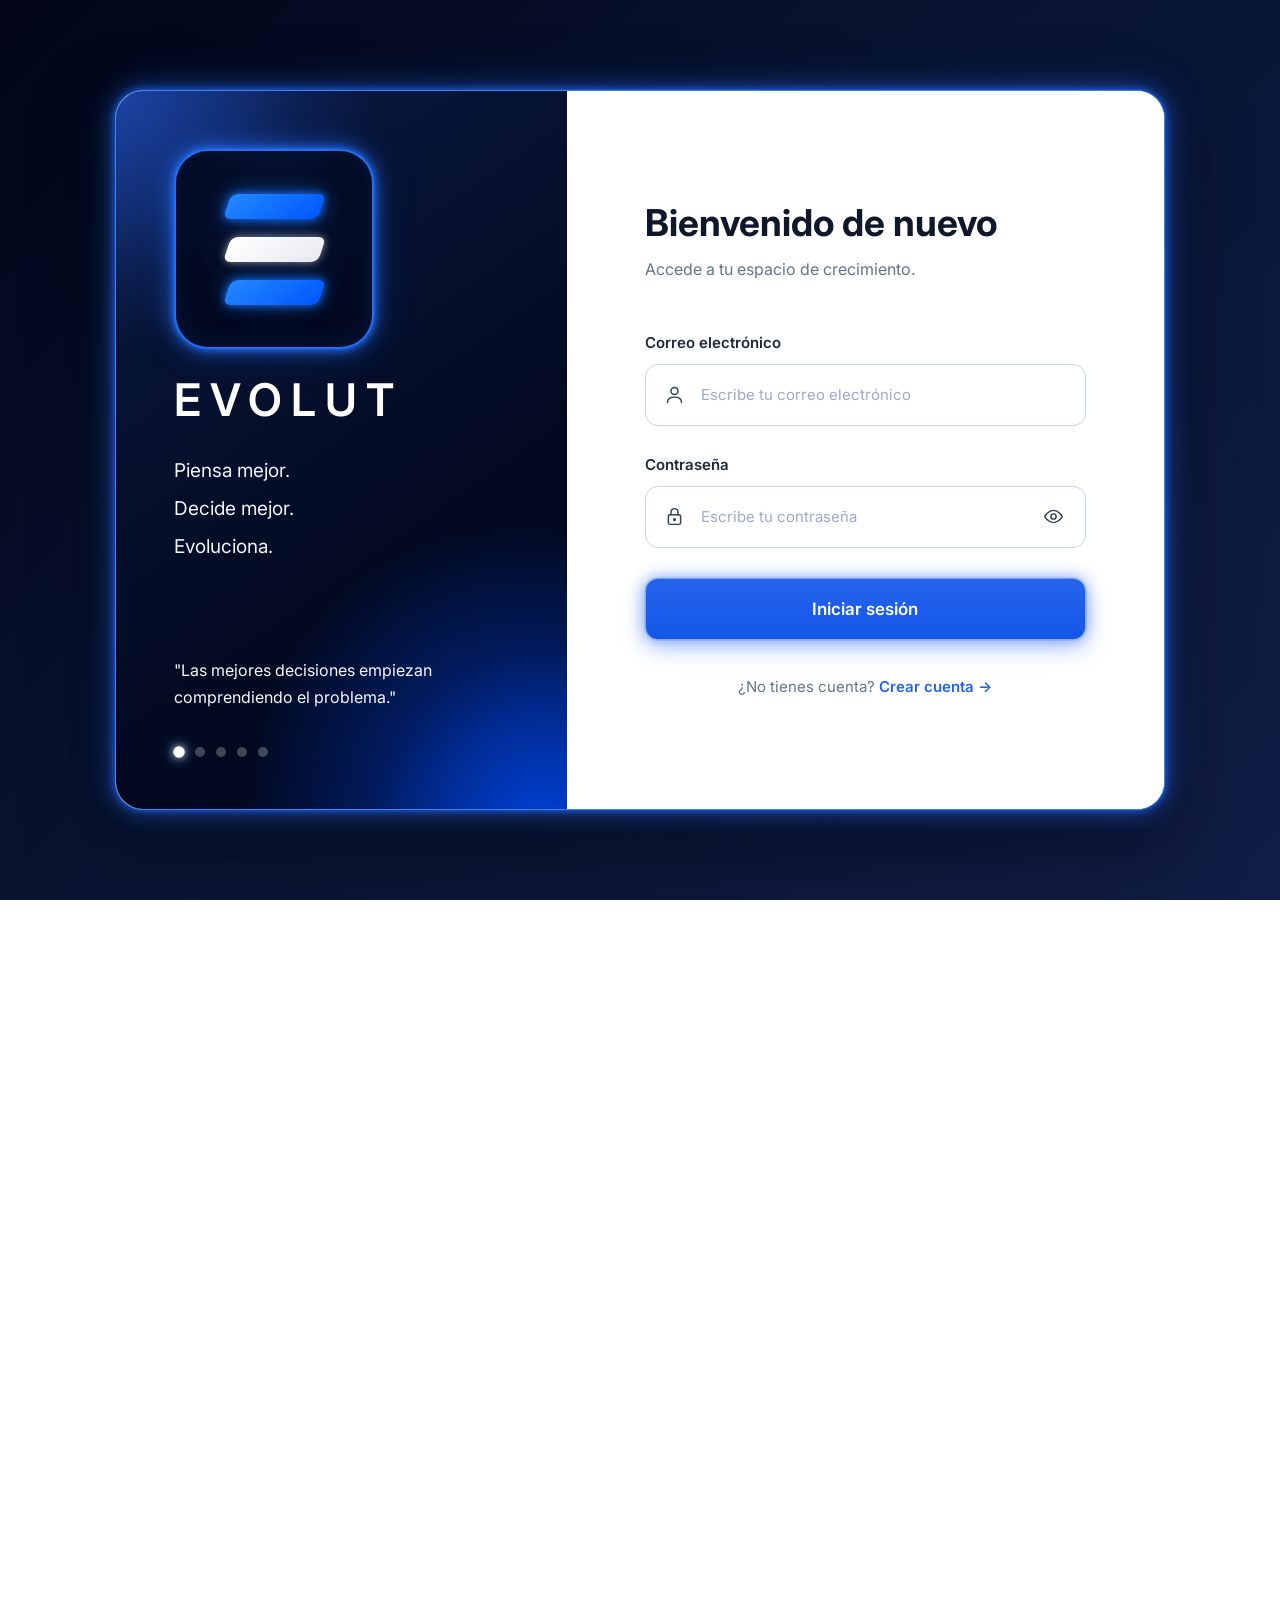
<file: frontend/index.html>
<!DOCTYPE html>
<html lang="es">
<head>
    <meta charset="UTF-8">
    <meta http-equiv="refresh" content="0; url=pages/login.html">
    <title>Evolut</title>
</head>
<body>
    <p>Redirigiendo a Evolut...</p>
</body>
</html>
</file>
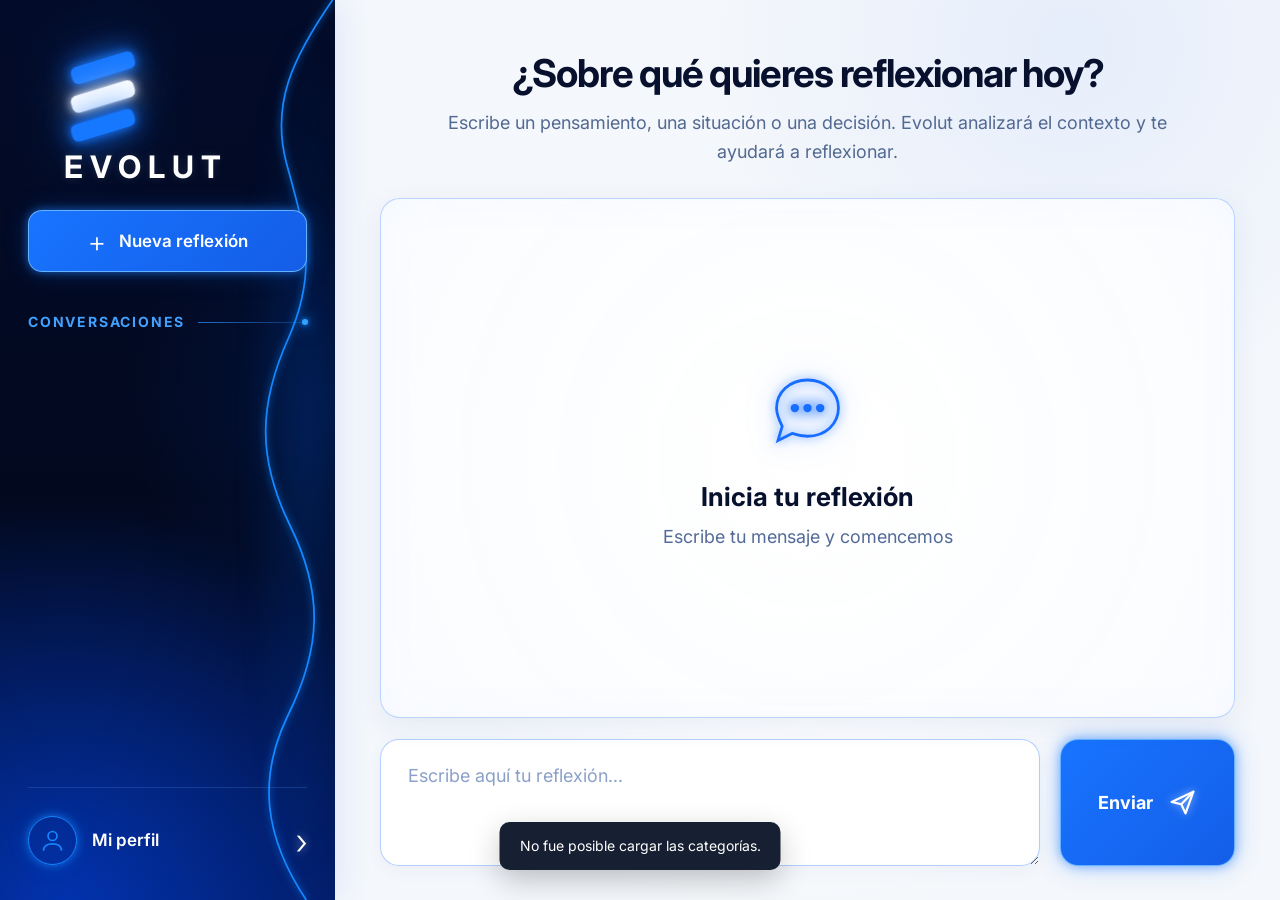
<file: frontend/pages/home.html>
<!DOCTYPE html>
<html lang="es">

<head>

    <meta charset="UTF-8">

    <meta
        name="viewport"
        content="width=device-width, initial-scale=1.0">

    <title>Evolut</title>

    <link rel="stylesheet" href="../css/global.css">
    <link rel="stylesheet" href="../css/components.css">
    <link rel="stylesheet" href="../css/home.css">

</head>


<body>

    <div class="layout">


        <!-- =====================================================
             SIDEBAR
        ====================================================== -->

        <aside class="sidebar">


            <!-- LÍNEA LUMINOSA LATERAL -->

            <svg
                class="sidebar-light-line"
                viewBox="0 0 120 1000"
                preserveAspectRatio="none"
                aria-hidden="true">

                <defs>

                    <filter
                        id="sidebarGlow"
                        x="-100%"
                        y="-20%"
                        width="300%"
                        height="140%">

                        <feGaussianBlur
                            stdDeviation="4"
                            result="blur">
                        </feGaussianBlur>

                        <feMerge>

                            <feMergeNode in="blur"></feMergeNode>

                            <feMergeNode in="SourceGraphic"></feMergeNode>

                        </feMerge>

                    </filter>

                </defs>


                <path
                    d="
                    M 108 0
                    C 62 65, 38 115, 55 180
                    C 76 255, 92 300, 58 375
                    C 23 450, 22 510, 60 585
                    C 98 660, 95 720, 57 795
                    C 22 865, 30 930, 78 1000
                    "
                    fill="none"
                    stroke="#1687ff"
                    stroke-width="2"
                    filter="url(#sidebarGlow)">
                </path>

            </svg>


            <!-- BRILLO GENERAL DEL SIDEBAR -->

            <div class="sidebar-glow"></div>


            <!-- CONTENIDO DEL SIDEBAR -->

            <div class="sidebar-content">


                <!-- =================================================
                     LOGO
                ================================================== -->

                <div class="home-logo">

                    <svg
                        class="evolut-logo"
                        viewBox="0 0 100 100"
                        aria-label="Evolut">


                        <!-- BARRA SUPERIOR -->

                        <rect
                            class="logo-blue"
                            x="22"
                            y="20"
                            width="52"
                            height="14"
                            rx="5"
                            transform="rotate(-17 48 27)">
                        </rect>


                        <!-- BARRA CENTRAL -->

                        <rect
                            class="logo-white"
                            x="22"
                            y="43"
                            width="52"
                            height="14"
                            rx="5"
                            transform="rotate(-17 48 50)">
                        </rect>


                        <!-- BARRA INFERIOR -->

                        <rect
                            class="logo-blue"
                            x="22"
                            y="66"
                            width="52"
                            height="14"
                            rx="5"
                            transform="rotate(-17 48 73)">
                        </rect>

                    </svg>


                    <div class="logo-text">
                        EVOLUT
                    </div>

                </div>


                <!-- =================================================
                     NUEVA REFLEXIÓN
                ================================================== -->

                <button
                    id="btnNueva"
                    class="new-reflection-btn">

                    <span class="plus">
                        +
                    </span>

                    <span>
                        Nueva reflexión
                    </span>

                </button>


                <!-- =================================================
                     TÍTULO CONVERSACIONES
                ================================================== -->

                <div class="conversation-header">

                    <span>
                        CONVERSACIONES
                    </span>

                    <div class="conversation-line">

                        <span></span>

                    </div>

                </div>


                <!-- =================================================
                     LISTA DE CONVERSACIONES
                ================================================== -->

                <div
                    id="listaConversaciones"
                    class="conversation-list">

                </div>


            </div>


            <!-- =================================================
                 PERFIL
            ================================================== -->

            <div class="sidebar-profile">

                <a href="profile.html">


                    <div class="profile-icon">

                        <svg
                            viewBox="0 0 24 24"
                            aria-hidden="true">

                            <circle
                                cx="12"
                                cy="8"
                                r="4">
                            </circle>

                            <path
                                d="M4 21c0-4 3.5-6 8-6s8 2 8 6">
                            </path>

                        </svg>

                    </div>


                    <span>
                        Mi perfil
                    </span>


                    <span class="profile-arrow">
                        ›
                    </span>

                </a>

            </div>


        </aside>


        <!-- =====================================================
             CONTENIDO PRINCIPAL
        ====================================================== -->

        <main class="content">


            <!-- =================================================
                 ENCABEZADO
            ================================================== -->

            <section class="welcome">

                <h1>
                    ¿Sobre qué quieres reflexionar hoy?
                </h1>

                <p>
                    Escribe un pensamiento, una situación o una decisión.
                    Evolut analizará el contexto y te ayudará a reflexionar.
                </p>

            </section>


            <!-- =================================================
                 CATEGORÍA DE LA CONVERSACIÓN
            ================================================== -->

            <div
                id="categoriaConversacion"
                class="categoria-conversacion"
                hidden>

                <span class="categoria-label">
                    CATEGORÍA
                </span>

                <span
                    id="categoriaConversacionNombre"
                    class="categoria-nombre">
                </span>

            </div>


            <!-- =================================================
                 ÁREA DEL CHAT
            ================================================== -->

            <section
                id="chatArea"
                class="chat-area">


                <!-- ESTADO INICIAL -->

                <div
                    id="emptyState"
                    class="empty-state">


                    <!-- ICONO DE CHAT -->

                    <div class="empty-chat-icon">

                        <svg
                            viewBox="0 0 64 64"
                            aria-hidden="true">

                            <path
                                d="M10 31c0-11 9-20 22-20s22 9 22 20-9 20-22 20c-4 0-8-1-11-2l-10 5 3-10c-2-4-4-8-4-13z">
                            </path>

                            <circle
                                cx="23"
                                cy="31"
                                r="3">
                            </circle>

                            <circle
                                cx="32"
                                cy="31"
                                r="3">
                            </circle>

                            <circle
                                cx="41"
                                cy="31"
                                r="3">
                            </circle>

                        </svg>

                    </div>


                    <h2>
                        Inicia tu reflexión
                    </h2>


                    <p>
                        Escribe tu mensaje y comencemos
                    </p>


                </div>


            </section>


            <!-- =================================================
                 FORMULARIO DE MENSAJE
            ================================================== -->

            <form
                id="formMensaje"
                class="message-form">


                <textarea
                    id="mensaje"
                    placeholder="Escribe aquí tu reflexión..."
                    rows="3"></textarea>


                <button
                    type="submit"
                    class="send-button">


                    <span>
                        Enviar
                    </span>


                    <!-- ICONO AVIÓN -->

                    <svg
                        viewBox="0 0 24 24"
                        aria-hidden="true">

                        <path
                            d="M3 11.5L21 3l-6.5 18-3.5-7.5L3 11.5z">
                        </path>

                        <path
                            d="M11 13.5L21 3">
                        </path>

                    </svg>


                </button>


            </form>


        </main>


    </div>


    <!-- =========================================================
         MODAL NUEVA REFLEXIÓN
    ========================================================== -->

    <div
        id="modalCategoria"
        class="modal">


        <div class="modal-content">


            <!-- CERRAR -->

            <button
                type="button"
                class="modal-close"
                onclick="document.getElementById('modalCategoria').classList.remove('active')">

                ×

            </button>


            <h2>
                Nueva reflexión
            </h2>


            <p>
                Selecciona el área sobre la que deseas reflexionar.
            </p>


            <select id="categoriaSelect">

                <option value="">
                    Seleccione una categoría
                </option>

            </select>


            <button
                id="btnContinuar"
                class="modal-button">

                Continuar

            </button>


        </div>


    </div>


    <!-- =========================================================
         JAVASCRIPT
    ========================================================== -->

    <script src="../js/api.js"></script>
    <script src="../js/home.js"></script>


</body>

</html>
</file>
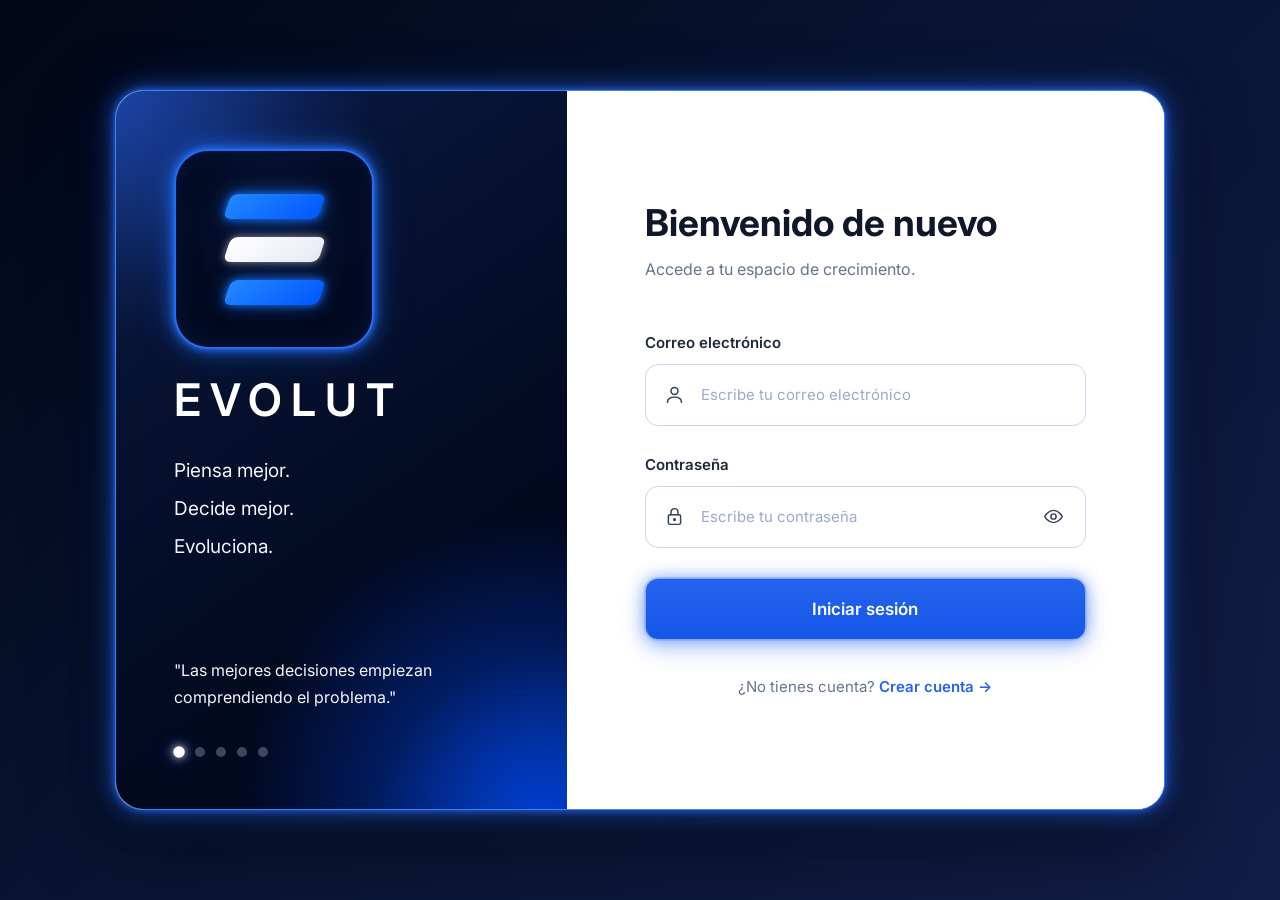
<file: frontend/pages/login.html>
<!DOCTYPE html>
<html lang="es">

<head>

    <meta charset="UTF-8">

    <meta name="viewport" content="width=device-width, initial-scale=1.0">

    <title>Login | Evolut</title>

    <link rel="stylesheet" href="../css/global.css">
    <link rel="stylesheet" href="../css/components.css">
    <link rel="stylesheet" href="../css/login.css">

</head>

<body>

    <main class="login-page">

        <section class="login-card">

            <!-- PANEL IZQUIERDO -->

            <div class="login-left">

                <div class="brand">

                    <div class="evolut-symbol">

                        <div class="symbol-bar symbol-top"></div>

                        <div class="symbol-bar symbol-middle"></div>

                        <div class="symbol-bar symbol-bottom"></div>

                    </div>

                    <h1>EVOLUT</h1>

                    <p class="tagline">
                        Piensa mejor.<br>
                        Decide mejor.<br>
                        Evoluciona.
                    </p>

                </div>


                <!-- FRASES -->

                <div class="reflection">

                    <p id="reflectionText">
                        "Las mejores decisiones empiezan comprendiendo el problema."
                    </p>

                    <div class="dots">

                        <button
                            type="button"
                            class="dot active"
                            data-index="0"
                            aria-label="Frase 1">
                        </button>

                        <button
                            type="button"
                            class="dot"
                            data-index="1"
                            aria-label="Frase 2">
                        </button>

                        <button
                            type="button"
                            class="dot"
                            data-index="2"
                            aria-label="Frase 3">
                        </button>

                        <button
                            type="button"
                            class="dot"
                            data-index="3"
                            aria-label="Frase 4">
                        </button>

                        <button
                            type="button"
                            class="dot"
                            data-index="4"
                            aria-label="Frase 5">
                        </button>

                    </div>

                </div>

            </div>


            <!-- PANEL DERECHO -->

            <div class="login-right">

                <div class="form-container">

                    <h2>
                        Bienvenido de nuevo
                    </h2>

                    <p class="subtitle">
                        Accede a tu espacio de crecimiento.
                    </p>


                    <form id="loginForm">

                        <!-- CORREO -->

                        <label for="correo">
                            Correo electrónico
                        </label>

                        <div class="input-wrapper">

                            <span class="input-icon">

                                <svg
                                    viewBox="0 0 24 24"
                                    aria-hidden="true">

                                    <circle
                                        cx="12"
                                        cy="8"
                                        r="4">
                                    </circle>

                                    <path
                                        d="M4 21c0-4 3.5-6 8-6s8 2 8 6">
                                    </path>

                                </svg>

                            </span>

                            <input
                                id="correo"
                                type="email"
                                placeholder="Escribe tu correo electrónico"
                                autocomplete="email"
                                required>

                        </div>


                        <!-- CONTRASEÑA -->

                        <label for="contrasena">
                            Contraseña
                        </label>

                        <div class="input-wrapper">

                            <span class="input-icon">

                                <svg
                                    viewBox="0 0 24 24"
                                    aria-hidden="true">

                                    <rect
                                        x="5"
                                        y="10"
                                        width="14"
                                        height="11"
                                        rx="2">
                                    </rect>

                                    <path
                                        d="M8 10V7a4 4 0 0 1 8 0v3">
                                    </path>

                                    <circle
                                        cx="12"
                                        cy="15.5"
                                        r="1">
                                    </circle>

                                </svg>

                            </span>

                            <input
                                id="contrasena"
                                type="password"
                                placeholder="Escribe tu contraseña"
                                autocomplete="current-password"
                                required>

                            <button
                                type="button"
                                id="togglePassword"
                                class="password-toggle"
                                aria-label="Mostrar contraseña">

                                <svg
                                    viewBox="0 0 24 24"
                                    aria-hidden="true">

                                    <path
                                        d="M2 12s3.5-7 10-7 10 7 10 7-3.5 7-10 7S2 12 2 12z">
                                    </path>

                                    <circle
                                        cx="12"
                                        cy="12"
                                        r="3">
                                    </circle>

                                </svg>

                            </button>

                        </div>


                        <!-- BOTÓN -->

                        <button
                            type="submit"
                            class="login-button">

                            Iniciar sesión

                        </button>

                    </form>


                    <p class="register">

                        ¿No tienes cuenta?

                        <a href="register.html">
                            Crear cuenta →
                        </a>

                    </p>

                </div>

            </div>

        </section>

    </main>


    <script src="../js/api.js"></script>
    <script src="../js/login.js"></script>

</body>

</html>
</file>
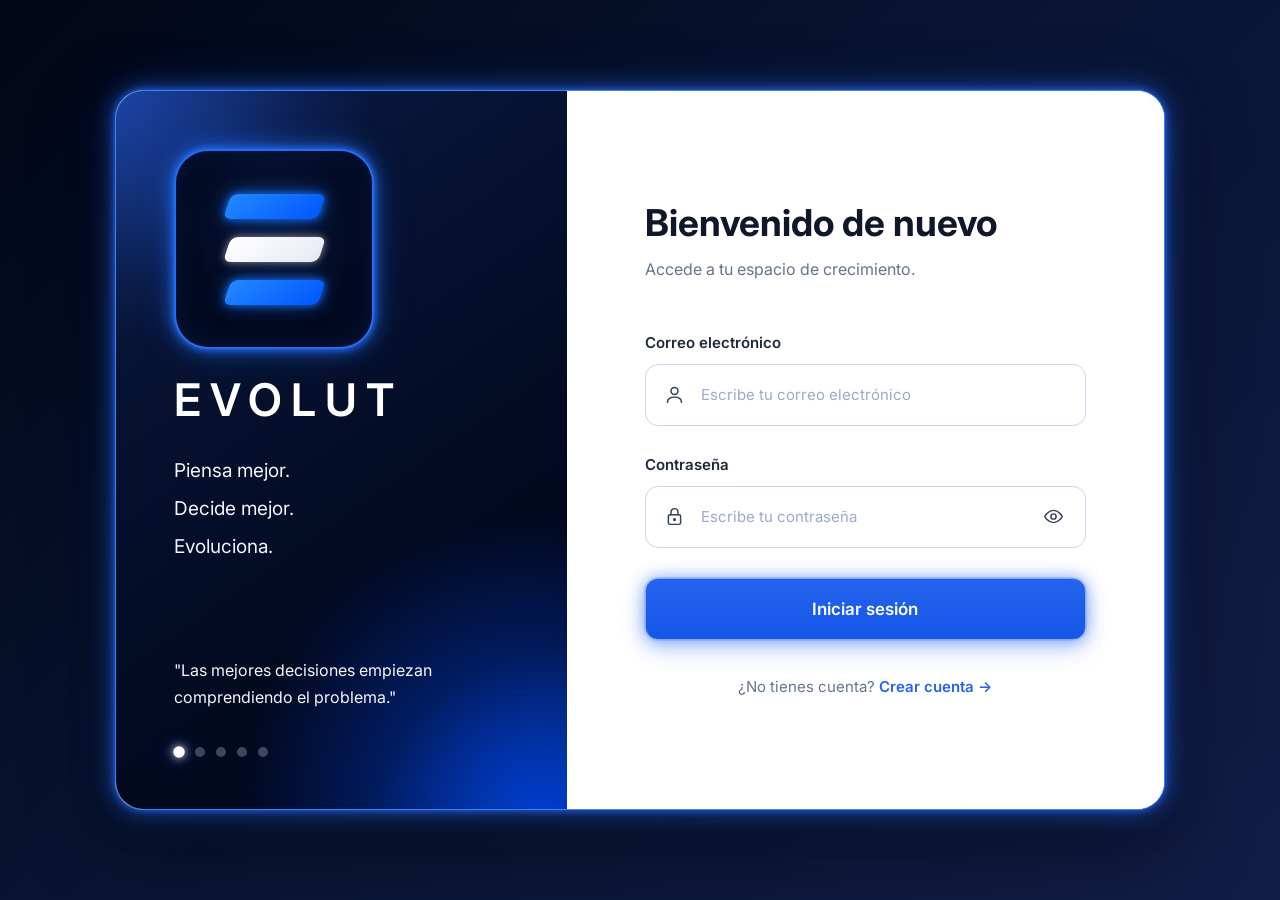
<file: frontend/pages/profile.html>
<!DOCTYPE html>
<html lang="es">

<head>

    <meta charset="UTF-8">

    <meta
        name="viewport"
        content="width=device-width, initial-scale=1.0"
    >

    <title>Mi Perfil | Evolut</title>

    <link
        rel="stylesheet"
        href="../css/global.css"
    >

    <link
        rel="stylesheet"
        href="../css/components.css"
    >

    <link
        rel="stylesheet"
        href="../css/profile.css"
    >

</head>

<body>

    <main class="perfil-container">


        <!-- =========================
             ENCABEZADO
        ========================== -->

        <section class="perfil-header">

            <span class="perfil-etiqueta">
                CONFIGURACIÓN DE CUENTA
            </span>

            <h1>
                Mi perfil
            </h1>

            <p>
                Gestiona la información de tu cuenta y mantén tus datos actualizados.
            </p>

        </section>


        <!-- =========================
             TARJETA DEL PERFIL
        ========================== -->

        <section class="perfil-card">


            <!-- =========================
                 PANEL DEL USUARIO
            ========================== -->

            <div class="perfil-resumen">

                <div
                    class="perfil-avatar"
                    id="avatar"
                >
                    ?
                </div>


                <h2
                    id="nombreResumen"
                >
                    Usuario
                </h2>


                <div class="estado-cuenta">

                    <span class="estado-punto"></span>

                    Cuenta activa

                </div>

            </div>


            <!-- =========================
                 INFORMACIÓN
            ========================== -->

            <div class="perfil-info">

                <h2>
                    Información personal
                </h2>

                <p class="perfil-descripcion">

                    Estos datos identifican tu cuenta dentro de Evolut.

                </p>


                <!-- NOMBRE -->

                <div class="perfil-campo">

                    <label for="nombre">

                        Nombre completo

                    </label>

                    <input
                        type="text"
                        id="nombre"
                        placeholder="Ingresa tu nombre"
                    >

                </div>


                <!-- CORREO -->

                <div class="perfil-campo">

                    <label for="correo">

                        Correo electrónico

                    </label>

                    <input
                        type="email"
                        id="correo"
                        readonly
                    >

                    <small class="perfil-ayuda">

                        El correo está asociado a tu cuenta de inicio de sesión.

                    </small>

                </div>


                <!-- MENSAJE -->

                <div
                    id="mensajePerfil"
                    class="mensaje-perfil"
                ></div>


                <!-- GUARDAR -->

                <button
                    id="btnGuardar"
                    class="btn-guardar"
                >

                    Guardar cambios

                </button>

            </div>

        </section>


        <!-- =========================
             ACCIONES
        ========================== -->

        <section class="perfil-acciones">

            <button
                id="btnHome"
                class="btn-volver"
            >

                ← Volver a Evolut

            </button>


            <button
                id="btnSalir"
                class="btn-salir"
            >

                Cerrar sesión

            </button>

        </section>


    </main>


    <script src="../js/profile.js"></script>

</body>

</html>
</file>
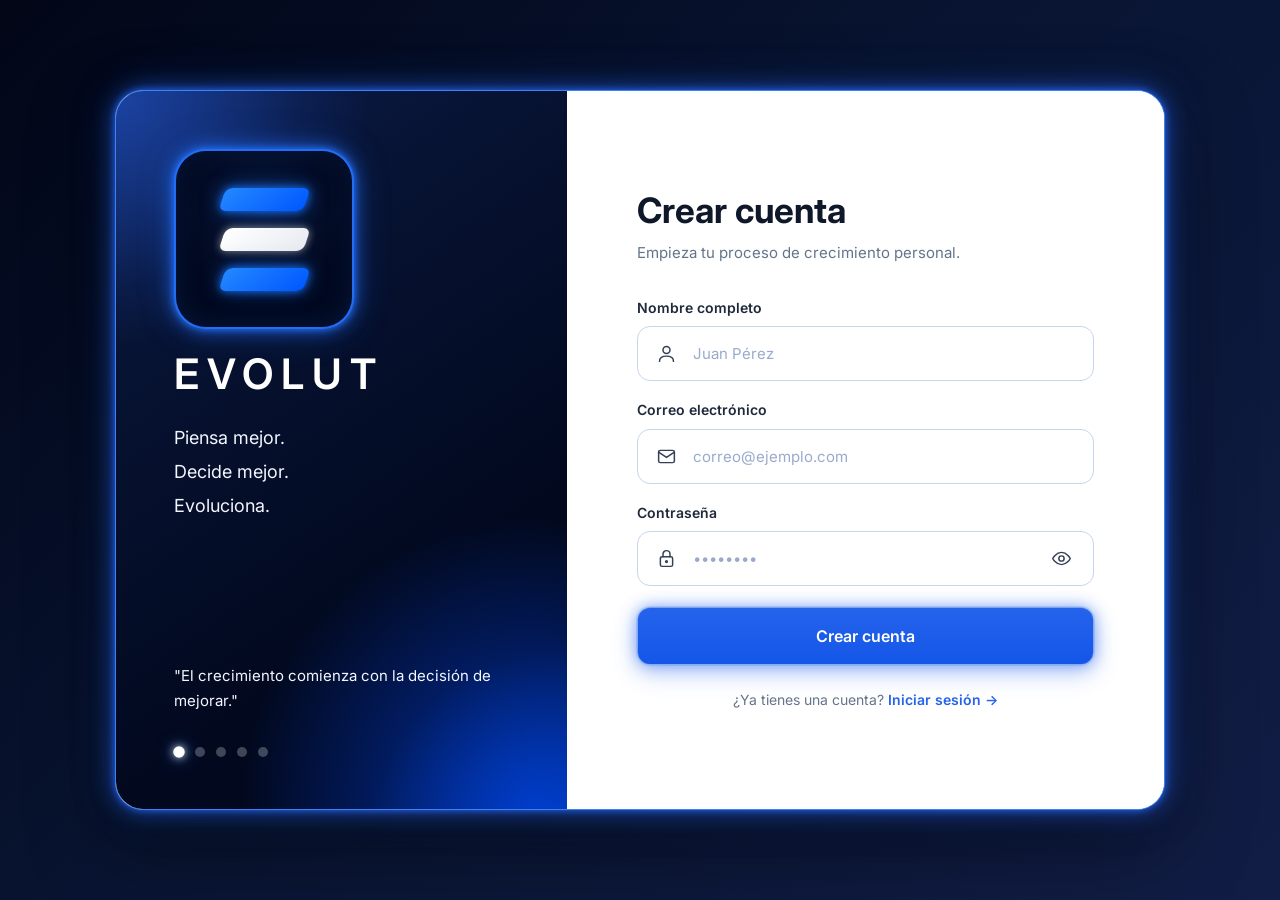
<file: frontend/pages/register.html>
<!DOCTYPE html>
<html lang="es">

<head>

    <meta charset="UTF-8">

    <meta
        name="viewport"
        content="width=device-width, initial-scale=1.0">

    <title>Registro | Evolut</title>

    <link rel="stylesheet" href="../css/global.css">
    <link rel="stylesheet" href="../css/components.css">
    <link rel="stylesheet" href="../css/register.css">

</head>

<body>

    <main class="register-page">

        <section class="register-card">

            <!-- =========================================
                 PANEL IZQUIERDO
            ========================================== -->

            <div class="register-left">

                <div class="brand">

                    <div class="evolut-symbol">

                        <div class="symbol-bar symbol-top"></div>

                        <div class="symbol-bar symbol-middle"></div>

                        <div class="symbol-bar symbol-bottom"></div>

                    </div>

                    <h1>EVOLUT</h1>

                    <p class="tagline">

                        Piensa mejor.<br>
                        Decide mejor.<br>
                        Evoluciona.

                    </p>

                </div>


                <!-- FRASE -->

                <div class="reflection">

                    <p id="reflectionText">

                        "El crecimiento comienza con la decisión de mejorar."

                    </p>

                    <div class="dots">

                        <button
                            type="button"
                            class="dot active"
                            data-index="0"
                            aria-label="Frase 1">
                        </button>

                        <button
                            type="button"
                            class="dot"
                            data-index="1"
                            aria-label="Frase 2">
                        </button>

                        <button
                            type="button"
                            class="dot"
                            data-index="2"
                            aria-label="Frase 3">
                        </button>

                        <button
                            type="button"
                            class="dot"
                            data-index="3"
                            aria-label="Frase 4">
                        </button>

                        <button
                            type="button"
                            class="dot"
                            data-index="4"
                            aria-label="Frase 5">
                        </button>

                    </div>

                </div>

            </div>


            <!-- =========================================
                 PANEL DERECHO
            ========================================== -->

            <div class="register-right">

                <div class="form-container">

                    <h2>
                        Crear cuenta
                    </h2>

                    <p class="subtitle">
                        Empieza tu proceso de crecimiento personal.
                    </p>


                    <form id="registerForm">

                        <!-- NOMBRE -->

                        <label for="nombre">
                            Nombre completo
                        </label>

                        <div class="input-wrapper">

                            <span class="input-icon">

                                <svg
                                    viewBox="0 0 24 24"
                                    aria-hidden="true">

                                    <circle
                                        cx="12"
                                        cy="8"
                                        r="4">
                                    </circle>

                                    <path
                                        d="M4 21c0-4 3.5-6 8-6s8 2 8 6">
                                    </path>

                                </svg>

                            </span>

                            <input
                                id="nombre"
                                type="text"
                                placeholder="Juan Pérez"
                                autocomplete="name"
                                required>

                        </div>


                        <!-- CORREO -->

                        <label for="correo">
                            Correo electrónico
                        </label>

                        <div class="input-wrapper">

                            <span class="input-icon">

                                <svg
                                    viewBox="0 0 24 24"
                                    aria-hidden="true">

                                    <rect
                                        x="3"
                                        y="5"
                                        width="18"
                                        height="14"
                                        rx="2">
                                    </rect>

                                    <path
                                        d="M3 7l9 6 9-6">
                                    </path>

                                </svg>

                            </span>

                            <input
                                id="correo"
                                type="email"
                                placeholder="correo@ejemplo.com"
                                autocomplete="email"
                                required>

                        </div>


                        <!-- CONTRASEÑA -->

                        <label for="contrasena">
                            Contraseña
                        </label>

                        <div class="input-wrapper">

                            <span class="input-icon">

                                <svg
                                    viewBox="0 0 24 24"
                                    aria-hidden="true">

                                    <rect
                                        x="5"
                                        y="10"
                                        width="14"
                                        height="11"
                                        rx="2">
                                    </rect>

                                    <path
                                        d="M8 10V7a4 4 0 0 1 8 0v3">
                                    </path>

                                    <circle
                                        cx="12"
                                        cy="15.5"
                                        r="1">
                                    </circle>

                                </svg>

                            </span>

                            <input
                                id="contrasena"
                                type="password"
                                placeholder="••••••••"
                                autocomplete="new-password"
                                required>

                            <button
                                type="button"
                                id="togglePassword"
                                class="password-toggle"
                                aria-label="Mostrar contraseña">

                                <svg
                                    viewBox="0 0 24 24"
                                    aria-hidden="true">

                                    <path
                                        d="M2 12s3.5-7 10-7 10 7 10 7-3.5 7-10 7S2 12 2 12z">
                                    </path>

                                    <circle
                                        cx="12"
                                        cy="12"
                                        r="3">
                                    </circle>

                                </svg>

                            </button>

                        </div>


                        <!-- BOTÓN -->

                        <button
                            type="submit"
                            class="register-button">

                            Crear cuenta

                        </button>

                    </form>


                    <!-- LOGIN -->

                    <p class="login-link">

                        ¿Ya tienes una cuenta?

                        <a href="login.html">
                            Iniciar sesión →
                        </a>

                    </p>

                </div>

            </div>

        </section>

    </main>


    <script src="../js/api.js"></script>
    <script src="../js/register.js"></script>

</body>

</html>
</file>
<file: frontend/css/global.css>
@import url("https://fonts.googleapis.com/css2?family=Inter:wght@300;400;500;600;700&display=swap");
@import url("variables.css");

*{
    margin: 0;
    padding: 0;
    box-sizing: border-box;
}

html{
    scroll-behavior: smooth;
}

body{

    min-height: 100vh;

    background: var(--color-background);

    color: var(--color-text);

    font-family: var(--font-family);

    line-height: 1.6;

}

a{

    text-decoration: none;

    color: inherit;

}

ul{

    list-style: none;

}

button{

    border: none;

    outline: none;

    cursor: pointer;

    font-family: inherit;

    transition: var(--transition);

}

input,
textarea{

    border: none;

    outline: none;

    font-family: inherit;

}

img{

    display: block;

    max-width: 100%;

}

.container{

    width: min(1100px, 90%);

    margin: auto;

}
</file>
<file: frontend/css/components.css>
@import url("variables.css");

/*==================================
    BOTÓN PRINCIPAL
==================================*/

.btn-primary{

    background: var(--color-primary);

    color: white;

    padding: .9rem 1.4rem;

    border-radius: var(--radius-md);

    font-weight: 600;

    transition: var(--transition);

}

.btn-primary:hover{

    background: var(--color-primary-hover);

}


/*==================================
    BOTÓN SECUNDARIO
==================================*/

.btn-secondary{

    background: white;

    color: var(--color-primary);

    border: 1px solid var(--color-primary);

    padding: .9rem 1.4rem;

    border-radius: var(--radius-md);

    font-weight: 600;

    transition: var(--transition);

}

.btn-secondary:hover{

    background: #eef4ff;

}


/*==================================
    INPUT
==================================*/

.input{

    width:100%;

    padding:1rem;

    border:1px solid var(--color-border);

    border-radius:var(--radius-md);

    background:white;

    font-size:1rem;

    transition:var(--transition);

}

.input:focus{

    border-color:var(--color-primary);

    box-shadow:0 0 0 4px rgba(37,99,235,.12);

}


/*==================================
    CARD
==================================*/

.card{

    background:var(--color-surface);

    border-radius:var(--radius-lg);

    padding:2rem;

    box-shadow:var(--shadow-md);

}


/*==================================
    TÍTULOS
==================================*/

.title{

    font-size:2rem;

    font-weight:700;

    margin-bottom:.5rem;

}

.subtitle{

    color:var(--color-text-light);

    margin-bottom:2rem;

}


/*==================================
    ESPACIADO
==================================*/

.mt-1{

    margin-top:1rem;

}

.mt-2{

    margin-top:2rem;

}

.mt-3{

    margin-top:3rem;

}

.mb-1{

    margin-bottom:1rem;

}

.mb-2{

    margin-bottom:2rem;

}

.text-center{

    text-align:center;

}
</file>
<file: frontend/css/home.css>
@import url("variables.css");


/* =========================================================
   LAYOUT GENERAL
========================================================= */

body {

    background:
        radial-gradient(
            circle at 80% 10%,
            rgba(70, 130, 255, .08),
            transparent 35%
        ),
        #F4F7FB;

    min-height: 100vh;

    overflow: hidden;

}


.layout {

    display: flex;

    width: 100%;

    height: 100vh;

}


/* =========================================================
   SIDEBAR
========================================================= */

.sidebar {

    position: relative;

    width: 335px;

    height: 100vh;

    flex-shrink: 0;

    display: flex;

    flex-direction: column;

    justify-content: space-between;

    overflow: hidden;

    padding: 34px 28px 26px;

    background:
        radial-gradient(
            circle at 20% 100%,
            rgba(0, 75, 255, .55),
            transparent 42%
        ),
        radial-gradient(
            circle at 100% 45%,
            rgba(0, 65, 180, .16),
            transparent 35%
        ),
        linear-gradient(
            180deg,
            #020B29 0%,
            #02091F 55%,
            #03144B 100%
        );

    color: white;

    box-shadow:
        8px 0 30px rgba(0, 80, 255, .08);

}


/* =========================================================
   BRILLO LATERAL
========================================================= */

.sidebar-glow {

    position: absolute;

    top: 0;

    right: -30px;

    width: 120px;

    height: 100%;

    pointer-events: none;

    background:
        radial-gradient(
            ellipse at center,
            rgba(0, 100, 255, .18),
            transparent 68%
        );

    filter: blur(12px);

    z-index: 1;

}


/* =========================================================
   LÍNEA CURVA LUMINOSA
========================================================= */

.sidebar-light-line {

    position: absolute;

    top: 0;

    right: -8px;

    width: 105px;

    height: 100%;

    pointer-events: none;

    overflow: visible;

    z-index: 3;

}


/* =========================================================
   CONTENIDO SIDEBAR
========================================================= */

.sidebar-content {

    position: relative;

    z-index: 5;

    display: flex;

    flex-direction: column;

    min-height: 0;

}


/* =========================================================
   LOGO
========================================================= */

.home-logo {

    width: 170px;

    margin-left: 5px;

    margin-bottom: 28px;

    display: flex;

    flex-direction: column;

    align-items: flex-start;

    position: relative;

    z-index: 10;

}


.evolut-logo {

    width: 145px;

    height: 125px;

    overflow: visible;

}


/* BARRAS AZULES */

.evolut-logo .logo-blue {

    fill: #1677FF;

    filter:
        drop-shadow(0 0 4px rgba(22, 119, 255, .95))
        drop-shadow(0 0 10px rgba(22, 119, 255, .8))
        drop-shadow(0 0 20px rgba(22, 119, 255, .4));

}


/* BARRA BLANCA */

.evolut-logo .logo-white {

    fill: #FFFFFF;

    filter:
        drop-shadow(0 0 4px rgba(255, 255, 255, .95))
        drop-shadow(0 0 10px rgba(255, 255, 255, .5));

}


/* TEXTO EVOLUT */

.logo-text {

    margin-top: -8px;

    margin-left: 31px;

    color: #FFFFFF;

    font-size: 31px;

    font-weight: 700;

    letter-spacing: 7px;

    line-height: 1;

    text-shadow:
        0 0 8px rgba(255,255,255,.12);

}


/* =========================================================
   BOTÓN NUEVA REFLEXIÓN
========================================================= */

.new-reflection-btn {

    width: 100%;

    height: 62px;

    display: flex;

    align-items: center;

    justify-content: center;

    gap: 13px;

    margin-bottom: 39px;

    border-radius: 14px;

    background:
        linear-gradient(
            135deg,
            #1874FF,
            #145DE7
        );

    color: white;

    font-size: 17px;

    font-weight: 600;

    border: 1px solid rgba(104, 181, 255, .95);

    box-shadow:
        0 0 9px rgba(30, 125, 255, .65),
        0 0 25px rgba(30, 125, 255, .25);

    transition:
        transform .2s ease,
        box-shadow .2s ease,
        background .2s ease;

}


.new-reflection-btn:hover {

    transform: translateY(-2px);

    background:
        linear-gradient(
            135deg,
            #2480FF,
            #1764F0
        );

    box-shadow:
        0 0 14px rgba(30, 135, 255, .85),
        0 0 32px rgba(30, 125, 255, .35);

}


.new-reflection-btn .plus {

    font-size: 29px;

    font-weight: 300;

    line-height: 1;

}


/* =========================================================
   CABECERA CONVERSACIONES
========================================================= */

.conversation-header {

    display: flex;

    align-items: center;

    width: 100%;

    margin-bottom: 18px;

    color: #42A1FF;

    font-size: 14px;

    font-weight: 700;

    letter-spacing: 1.8px;

}


.conversation-line {

    position: relative;

    flex: 1;

    height: 1px;

    margin-left: 13px;

    background:
        linear-gradient(
            90deg,
            rgba(43, 144, 255, .75),
            rgba(43, 144, 255, .18)
        );

}


.conversation-line span {

    position: absolute;

    right: -1px;

    top: 50%;

    width: 6px;

    height: 6px;

    transform: translateY(-50%);

    border-radius: 50%;

    background: #36A0FF;

    box-shadow:
        0 0 5px #1687FF,
        0 0 12px #1687FF,
        0 0 22px rgba(22, 135, 255, .9);

}


/* =========================================================
   LISTA DE CONVERSACIONES
========================================================= */

.conversation-list {

    display: flex;

    flex-direction: column;

    gap: 5px;

    overflow-y: auto;

    padding-right: 5px;

}


.conversation-list::-webkit-scrollbar {

    width: 4px;

}


.conversation-list::-webkit-scrollbar-thumb {

    background: rgba(30, 130, 255, .35);

    border-radius: 10px;

}


/* =========================================================
   CONVERSACIÓN
========================================================= */

.conversation {

    position: relative;

    min-height: 58px;

    display: flex;

    align-items: center;

    gap: 14px;

    padding: 10px 13px;

    border-radius: 13px;

    color: #FFFFFF;

    font-size: 16px;

    font-weight: 500;

    cursor: pointer;

    transition:
        background .2s ease,
        transform .2s ease,
        box-shadow .2s ease;

}


.conversation::before {

    content: "";

    width: 25px;

    height: 21px;

    flex-shrink: 0;

    border: 2px solid #1489FF;

    border-radius: 50%;

    box-shadow:
        0 0 6px rgba(20, 137, 255, .55);

}


.conversation::after {

    content: "";

    position: absolute;

    left: 16px;

    top: 39px;

    width: 7px;

    height: 7px;

    border-left: 2px solid #1489FF;

    border-bottom: 2px solid #1489FF;

    transform: skew(-20deg);

}


.conversation:hover {

    background: rgba(30, 120, 255, .09);

    transform: translateX(3px);

}


.conversation.active {

    background:
        linear-gradient(
            90deg,
            rgba(17, 94, 255, .26),
            rgba(17, 94, 255, .08)
        );

    box-shadow:
        inset 0 0 0 1px rgba(30, 135, 255, .95),
        0 0 15px rgba(0, 110, 255, .18);

}


/* =========================================================
   PERFIL
========================================================= */

.sidebar-profile {

    position: relative;

    z-index: 6;

    padding-top: 19px;

    border-top:
        1px solid rgba(87, 154, 255, .22);

}


.sidebar-profile a {

    display: flex;

    align-items: center;

    gap: 15px;

    width: 100%;

    min-height: 67px;

    color: white;

    font-size: 17px;

    font-weight: 600;

}


.profile-icon {

    width: 49px;

    height: 49px;

    display: flex;

    align-items: center;

    justify-content: center;

    border: 1px solid #1687FF;

    border-radius: 50%;

    box-shadow:
        0 0 8px rgba(22, 135, 255, .7),
        0 0 20px rgba(22, 135, 255, .25);

}


.profile-icon svg {

    width: 27px;

    height: 27px;

    fill: none;

    stroke: #1687FF;

    stroke-width: 1.5;

}


.profile-arrow {

    margin-left: auto;

    color: white;

    font-size: 36px;

    font-weight: 300;

    line-height: 1;

    text-shadow:
        0 0 8px rgba(255,255,255,.5);

}


/* =========================================================
   CONTENIDO PRINCIPAL
========================================================= */

.content {

    flex: 1;

    min-width: 0;

    height: 100vh;

    display: flex;

    flex-direction: column;

    padding: 50px 45px 34px;

    background:
        radial-gradient(
            circle at 78% 5%,
            rgba(91, 145, 255, .09),
            transparent 32%
        ),
        radial-gradient(
            circle at 50% 65%,
            rgba(255, 255, 255, .95),
            transparent 48%
        ),
        #F4F7FB;

}


/* =========================================================
   WELCOME
========================================================= */

.welcome {

    flex-shrink: 0;

    text-align: center;

    margin: 0 auto 31px;

    max-width: 900px;

}


.welcome h1 {

    margin: 0 0 13px;

    color: #07102D;

    font-size: clamp(30px, 3vw, 43px);

    font-weight: 700;

    line-height: 1.2;

    letter-spacing: -1.2px;

}


.welcome p {

    max-width: 790px;

    margin: auto;

    color: #526991;

    font-size: 18px;

    line-height: 1.6;

}


/* =========================================================
   CHAT AREA
========================================================= */

.chat-area {

    position: relative;

    flex: 1;

    min-height: 0;

    width: 100%;

    overflow-y: auto;

    padding: 30px;

    border: 1px solid rgba(153, 190, 255, .65);

    border-radius: 20px;

    background:
        radial-gradient(
            circle at center,
            rgba(255, 255, 255, .98),
            rgba(250, 252, 255, .96)
        );

    box-shadow:
        inset 0 0 45px rgba(105, 150, 255, .045),
        0 8px 28px rgba(48, 93, 165, .08);

}


.chat-area::-webkit-scrollbar {

    width: 6px;

}


.chat-area::-webkit-scrollbar-thumb {

    background: rgba(40, 110, 220, .22);

    border-radius: 10px;

}


/* =========================================================
   ESTADO VACÍO
========================================================= */

.empty-state {

    position: absolute;

    top: 50%;

    left: 50%;

    transform: translate(-50%, -50%);

    width: 100%;

    text-align: center;

    display: flex;

    flex-direction: column;

    align-items: center;

    justify-content: center;

    pointer-events: none;

}


.empty-chat-icon {

    margin-bottom: 14px;

}


.empty-chat-icon svg {

    width: 90px;

    height: 90px;

    overflow: visible;

    fill: none;

    stroke: #176DFF;

    stroke-width: 2;

    filter:
        drop-shadow(0 0 5px rgba(22, 109, 255, .65))
        drop-shadow(0 0 14px rgba(22, 109, 255, .3));

}


.empty-chat-icon circle {

    fill: #176DFF;

    stroke: none;

    filter:
        drop-shadow(0 0 5px rgba(22, 109, 255, .75));

}


.empty-state h2 {

    margin: 0 0 5px;

    color: #07102D;

    font-size: 26px;

    font-weight: 700;

}


.empty-state p {

    margin: 0;

    color: #536A98;

    font-size: 18px;

}


/* =========================================================
   MENSAJES DEL CHAT
========================================================= */

.mensaje {

    display: flex;

    width: 100%;

    margin-bottom: 20px;

}


.mensaje.usuario {

    justify-content: flex-end;

}


.mensaje.ia {

    justify-content: flex-start;

}


.burbuja {

    max-width: 75%;

    padding: 15px 18px;

    border-radius: 18px;

    font-size: 15px;

    line-height: 1.6;

    white-space: pre-wrap;

    word-wrap: break-word;

    box-shadow:
        0 3px 10px rgba(0,0,0,.07);

}


.usuario .burbuja {

    background: #176DFF;

    color: white;

    border-bottom-right-radius: 6px;

}


.ia .burbuja {

    background: #F0F3F8;

    color: #111827;

    border-bottom-left-radius: 6px;

}


/* =========================================================
   FORMULARIO
========================================================= */

.message-form {

    flex-shrink: 0;

    display: flex;

    align-items: stretch;

    gap: 20px;

    width: 100%;

    margin-top: 21px;

}


#mensaje {

    flex: 1;

    min-width: 0;

    min-height: 120px;

    resize: vertical;

    padding: 22px 27px;

    border: 1px solid rgba(147, 186, 255, .7);

    border-radius: 19px;

    background: rgba(255, 255, 255, .92);

    color: #111827;

    font-family: inherit;

    font-size: 18px;

    line-height: 1.5;

    outline: none;

    box-shadow:
        0 5px 18px rgba(47, 92, 160, .045);

    transition:
        border .2s ease,
        box-shadow .2s ease;

}


#mensaje::placeholder {

    color: #8AA0C8;

}


#mensaje:focus {

    border-color: #3284FF;

    box-shadow:
        0 0 0 3px rgba(50, 132, 255, .08),
        0 6px 20px rgba(47, 92, 160, .07);

}


/* =========================================================
   BOTÓN ENVIAR
========================================================= */

.send-button {

    width: 175px;

    min-width: 175px;

    min-height: 120px;

    display: flex;

    align-items: center;

    justify-content: center;

    gap: 15px;

    border-radius: 18px;

    background:
        linear-gradient(
            135deg,
            #1874FF,
            #145EE9
        );

    color: white;

    border: 1px solid rgba(105, 182, 255, .95);

    font-family: inherit;

    font-size: 18px;

    font-weight: 700;

    cursor: pointer;

    box-shadow:
        0 0 12px rgba(28, 120, 255, .58),
        0 0 28px rgba(28, 120, 255, .24);

    transition:
        transform .2s ease,
        box-shadow .2s ease,
        background .2s ease;

}


.send-button:hover {

    transform: translateY(-2px);

    background:
        linear-gradient(
            135deg,
            #2580FF,
            #1666F1
        );

    box-shadow:
        0 0 16px rgba(28, 130, 255, .8),
        0 0 35px rgba(28, 130, 255, .35);

}


.send-button svg {

    width: 29px;

    height: 29px;

    fill: none;

    stroke: white;

    stroke-width: 1.8;

    stroke-linecap: round;

    stroke-linejoin: round;

    filter:
        drop-shadow(0 0 4px rgba(255,255,255,.55));

}


/* =========================================================
   MODAL
========================================================= */

.modal {

    position: fixed;

    inset: 0;

    display: none;

    align-items: center;

    justify-content: center;

    padding: 20px;

    background: rgba(1, 10, 35, .55);

    backdrop-filter: blur(5px);

    z-index: 999;

}


.modal.active {

    display: flex;

}


.modal-content {

    position: relative;

    width: min(430px, 100%);

    padding: 34px;

    border-radius: 20px;

    background: white;

    box-shadow:
        0 20px 60px rgba(0,0,0,.25),
        0 0 30px rgba(30, 120, 255, .12);

}


.modal-content h2 {

    margin: 0 0 10px;

    color: #07102D;

    font-size: 25px;

}


.modal-content p {

    margin: 0 0 22px;

    color: #657799;

    font-size: 15px;

}


.modal-close {

    position: absolute;

    top: 13px;

    right: 16px;

    width: 34px;

    height: 34px;

    display: flex;

    align-items: center;

    justify-content: center;

    border-radius: 50%;

    background: transparent;

    color: #526991;

    font-size: 25px;

}


.modal-close:hover {

    background: #F1F5FA;

}


#categoriaSelect {

    width: 100%;

    height: 52px;

    padding: 0 15px;

    margin-bottom: 20px;

    border: 1px solid #D1DDF0;

    border-radius: 11px;

    background: white;

    color: #1B2B4B;

    font-family: inherit;

    font-size: 15px;

    outline: none;

}


#categoriaSelect:focus {

    border-color: #287AFF;

    box-shadow:
        0 0 0 3px rgba(40, 122, 255, .1);

}


.modal-button {

    width: 100%;

    height: 52px;

    border-radius: 11px;

    background:
        linear-gradient(
            135deg,
            #1874FF,
            #145EE9
        );

    color: white;

    font-family: inherit;

    font-size: 16px;

    font-weight: 600;

    box-shadow:
        0 5px 15px rgba(30, 110, 255, .25);

}


.modal-button:hover {

    background:
        linear-gradient(
            135deg,
            #2580FF,
            #1666F1
        );

}


/* =========================================================
   RESPONSIVE
========================================================= */

@media (max-width: 1000px) {

    .sidebar {

        width: 285px;

    }

    .content {

        padding: 35px 25px 25px;

    }

    .welcome h1 {

        font-size: 32px;

    }

    .welcome p {

        font-size: 16px;

    }

    .send-button {

        width: 145px;

        min-width: 145px;

    }

}


@media (max-width: 760px) {

    body {

        overflow: auto;

    }

    .layout {

        min-height: 100vh;

        height: auto;

        flex-direction: column;

    }

    .sidebar {

        width: 100%;

        height: auto;

        min-height: 280px;

    }

    .sidebar-light-line {

        display: none;

    }

    .sidebar-content {

        padding-bottom: 20px;

    }

    .sidebar-profile {

        margin-top: 20px;

    }

    .content {

        height: auto;

        min-height: 700px;

    }

    .chat-area {

        min-height: 450px;

    }

    .message-form {

        flex-direction: column;

    }

    .send-button {

        width: 100%;

        min-width: 0;

        min-height: 60px;

    }

}

/* =========================================
   OPCIONES DE CONVERSACIÓN
========================================= */

.conversation {
    position: relative;
    padding-right: 42px;
}

.conversation-title {
    display: block;

    overflow: hidden;

    text-overflow: ellipsis;

    white-space: nowrap;
}

.conversation-delete {
    position: absolute;

    right: 10px;

    top: 50%;

    transform: translateY(-50%);

    width: 28px;

    height: 28px;

    display: flex;

    align-items: center;

    justify-content: center;

    background: transparent;

    color: rgba(255, 255, 255, 0.65);

    border-radius: 8px;

    font-size: 20px;

    line-height: 1;

    opacity: 0;

    transition: 0.2s ease;
}

.conversation:hover .conversation-delete {
    opacity: 1;
}

.conversation-delete:hover {
    background: rgba(37, 99, 235, 0.25);

    color: white;
}
</file>
<file: frontend/css/login.css>
@import url("variables.css");


/* =====================================================
   PÁGINA
===================================================== */

body {

    margin: 0;

    min-height: 100vh;

    background:
        radial-gradient(
            circle at 50% 50%,
            rgba(20, 65, 150, 0.20),
            transparent 48%
        ),
        linear-gradient(
            135deg,
            #020617 0%,
            #081431 45%,
            #111D45 100%
        );

    font-family: var(--font-family);

}


/* =====================================================
   CONTENEDOR
===================================================== */

.login-page {

    min-height: 100vh;

    display: flex;

    justify-content: center;

    align-items: center;

    padding: 30px;

    box-sizing: border-box;

}


/* =====================================================
   TARJETA
===================================================== */

.login-card {

    width: min(1050px, calc(100vw - 60px));

    min-height: 720px;

    display: flex;

    overflow: hidden;

    position: relative;

    border-radius: 28px;

    background: white;

    border: 1px solid #3B82F6;

    box-shadow:
        0 0 7px rgba(37, 99, 235, 0.95),
        0 0 22px rgba(37, 99, 235, 0.65),
        0 0 45px rgba(37, 99, 235, 0.25),
        0 30px 80px rgba(0, 0, 0, 0.50);

}


/* =====================================================
   PANEL IZQUIERDO
===================================================== */

.login-left {

    width: 43%;

    box-sizing: border-box;

    position: relative;

    overflow: hidden;

    display: flex;

    flex-direction: column;

    justify-content: space-between;

    padding: 58px 58px 52px;

    color: white;

    background:
        radial-gradient(
            circle at 92% 100%,
            rgba(0, 74, 255, 0.62),
            transparent 35%
        ),
        radial-gradient(
            circle at 0% 0%,
            rgba(43, 105, 255, 0.34),
            transparent 30%
        ),
        linear-gradient(
            145deg,
            #0B1D4D 0%,
            #071333 27%,
            #02091F 68%,
            #010619 100%
        );

}


/* =====================================================
   BRILLOS
===================================================== */

.login-left::before {

    content: "";

    position: absolute;

    width: 430px;

    height: 430px;

    left: -235px;

    top: -225px;

    border-radius: 50%;

    background:
        radial-gradient(
            circle,
            rgba(46, 110, 255, 0.25),
            transparent 68%
        );

    pointer-events: none;

}


.login-left::after {

    content: "";

    position: absolute;

    width: 430px;

    height: 430px;

    right: -220px;

    bottom: -260px;

    border-radius: 50%;

    background:
        radial-gradient(
            circle,
            rgba(0, 80, 255, 0.55),
            transparent 68%
        );

    pointer-events: none;

}


/* =====================================================
   MARCA
===================================================== */

.brand {

    position: relative;

    z-index: 2;

}


/* =====================================================
   SÍMBOLO
===================================================== */

.evolut-symbol {

    width: 200px;

    height: 200px;

    border-radius: 34px;

    position: relative;

    display: flex;

    flex-direction: column;

    align-items: center;

    justify-content: center;

    gap: 18px;

    margin-bottom: 28px;

    background:
        radial-gradient(
            circle at 50% 35%,
            rgba(24, 63, 135, 0.25),
            transparent 60%
        ),
        #02091F;

    border: 2px solid rgba(37, 115, 255, 0.95);

    box-shadow:
        0 0 7px rgba(37, 115, 255, 0.95),
        0 0 18px rgba(37, 115, 255, 0.70),
        0 0 35px rgba(37, 115, 255, 0.35),
        inset 0 0 28px rgba(21, 71, 170, 0.20);

}


.symbol-bar {

    width: 95px;

    height: 25px;

    border-radius: 7px;

    transform: skewX(-18deg);

}


.symbol-top {

    background:
        linear-gradient(
            135deg,
            #2388FF 0%,
            #0057FF 100%
        );

    box-shadow:
        0 0 8px rgba(25, 117, 255, 0.95),
        0 0 20px rgba(25, 117, 255, 0.50);

}


.symbol-middle {

    background:
        linear-gradient(
            135deg,
            #FFFFFF 0%,
            #E7EAF0 100%
        );

    box-shadow:
        0 0 8px rgba(255, 255, 255, 0.55);

}


.symbol-bottom {

    background:
        linear-gradient(
            135deg,
            #2388FF 0%,
            #0057FF 100%
        );

    box-shadow:
        0 0 8px rgba(25, 117, 255, 0.95),
        0 0 20px rgba(25, 117, 255, 0.50);

}


/* =====================================================
   EVOLUT
===================================================== */

.brand h1 {

    margin: 0 0 30px;

    color: white;

    font-size: 45px;

    line-height: 1;

    font-weight: 600;

    letter-spacing: 9px;

}


/* =====================================================
   TAGLINE
===================================================== */

.tagline {

    margin: 0;

    color: #F2F6FF;

    font-size: 19px;

    line-height: 2;

}


/* =====================================================
   REFLEXIONES
===================================================== */

.reflection {

    position: relative;

    z-index: 2;

    max-width: 370px;

}


.reflection p {

    min-height: 62px;

    margin: 0 0 28px;

    color: #F4F7FF;

    font-size: 16px;

    line-height: 1.7;

    transition: opacity 0.18s ease;

}


/* =====================================================
   PUNTOS
===================================================== */

.dots {

    display: flex;

    align-items: center;

    gap: 11px;

}


.dot {

    width: 10px;

    height: 10px;

    padding: 0;

    border: none;

    border-radius: 50%;

    background: rgba(255, 255, 255, 0.25);

    cursor: pointer;

    transition:
        transform 0.25s ease,
        background 0.25s ease,
        box-shadow 0.25s ease;

}


.dot:hover {

    transform: scale(1.15);

    background: rgba(255, 255, 255, 0.65);

}


.dot.active {

    background: white;

    transform: scale(1.15);

    box-shadow:
        0 0 7px rgba(255, 255, 255, 0.85),
        0 0 15px rgba(59, 130, 246, 0.75);

}


/* =====================================================
   PANEL DERECHO
===================================================== */

.login-right {

    width: 57%;

    box-sizing: border-box;

    display: flex;

    align-items: center;

    justify-content: center;

    padding: 65px 78px;

    background: white;

}


.form-container {

    width: 100%;

    max-width: 500px;

}


.form-container h2 {

    margin: 0 0 12px;

    color: #0F172A;

    font-size: 37px;

    line-height: 1.2;

    font-weight: 700;

}


.subtitle {

    margin: 0 0 48px;

    color: #64748B;

    font-size: 16px;

}


/* =====================================================
   FORMULARIO
===================================================== */

form {

    display: flex;

    flex-direction: column;

}


label {

    margin-bottom: 9px;

    color: #1E293B;

    font-size: 15px;

    font-weight: 600;

}


/* =====================================================
   INPUTS
===================================================== */

.input-wrapper {

    width: 100%;

    position: relative;

    margin-bottom: 27px;

}


.input-wrapper input {

    width: 100%;

    height: 62px;

    box-sizing: border-box;

    padding: 0 55px;

    border: 1px solid #C7D5EF;

    border-radius: 13px;

    outline: none;

    background: #FFFFFF;

    color: #111827;

    font-family: inherit;

    font-size: 15px;

    transition:
        border-color 0.25s ease,
        box-shadow 0.25s ease,
        background 0.25s ease;

}


.input-wrapper input::placeholder {

    color: #9AAACC;

}


.input-wrapper input:focus {

    border-color: #69A5FF;

    background: white;

    box-shadow:
        0 0 0 3px rgba(59, 130, 246, 0.08),
        0 0 16px rgba(59, 130, 246, 0.32),
        0 7px 22px rgba(37, 99, 235, 0.10);

}


/* =====================================================
   ICONOS
===================================================== */

.input-icon {

    position: absolute;

    left: 19px;

    top: 50%;

    width: 22px;

    height: 22px;

    display: flex;

    align-items: center;

    justify-content: center;

    transform: translateY(-50%);

    color: #334155;

    pointer-events: none;

    z-index: 2;

}


.input-icon svg {

    width: 21px;

    height: 21px;

    fill: none;

    stroke: currentColor;

    stroke-width: 1.7;

    stroke-linecap: round;

    stroke-linejoin: round;

}


/* =====================================================
   MOSTRAR CONTRASEÑA
===================================================== */

.password-toggle {

    position: absolute;

    right: 15px;

    top: 50%;

    width: 34px;

    height: 34px;

    padding: 0;

    display: flex;

    align-items: center;

    justify-content: center;

    transform: translateY(-50%);

    border: none;

    background: transparent;

    color: #334155;

    cursor: pointer;

}


.password-toggle:hover {

    background: transparent;

    transform: translateY(-50%);

}


.password-toggle svg {

    width: 21px;

    height: 21px;

    fill: none;

    stroke: currentColor;

    stroke-width: 1.7;

    stroke-linecap: round;

    stroke-linejoin: round;

}


/* =====================================================
   BOTÓN
===================================================== */

.login-button {

    width: 100%;

    height: 62px;

    margin-top: 3px;

    border: 1px solid rgba(255, 255, 255, 0.45);

    border-radius: 13px;

    background:
        linear-gradient(
            180deg,
            #2563EB 0%,
            #1456E8 100%
        );

    color: white;

    font-family: inherit;

    font-size: 17px;

    font-weight: 600;

    cursor: pointer;

    transition:
        transform 0.25s ease,
        box-shadow 0.25s ease;

    box-shadow:
        0 0 0 1px rgba(59, 130, 246, 0.20),
        0 0 15px rgba(37, 99, 235, 0.52),
        0 8px 25px rgba(37, 99, 235, 0.30);

}


.login-button:hover {

    transform: translateY(-2px);

    box-shadow:
        0 0 0 1px rgba(96, 165, 250, 0.45),
        0 0 25px rgba(37, 99, 235, 0.70),
        0 10px 30px rgba(37, 99, 235, 0.35);

}


.login-button:active {

    transform: translateY(0);

}


/* =====================================================
   REGISTRO
===================================================== */

.register {

    margin: 35px 0 0;

    text-align: center;

    color: #64748B;

    font-size: 15px;

}


.register a {

    color: #2563EB;

    text-decoration: none;

    font-weight: 600;

}


.register a:hover {

    text-decoration: underline;

}


/* =====================================================
   RESPONSIVE
===================================================== */

@media (max-width: 950px) {

    .login-card {

        width: min(800px, calc(100vw - 40px));

    }

    .login-left {

        padding: 45px;

    }

    .login-right {

        padding: 50px;

    }

    .evolut-symbol {

        width: 165px;

        height: 165px;

    }

    .symbol-bar {

        width: 78px;

        height: 21px;

    }

    .brand h1 {

        font-size: 38px;

    }

}


@media (max-width: 760px) {

    .login-page {

        padding: 20px;

    }

    .login-card {

        flex-direction: column;

        width: 100%;

    }

    .login-left,
    .login-right {

        width: 100%;

    }

    .login-left {

        min-height: 500px;

    }

    .login-right {

        padding: 50px 35px;

    }

}


@media (max-width: 480px) {

    .login-page {

        padding: 10px;

    }

    .login-left {

        padding: 35px 25px;

        min-height: 470px;

    }

    .login-right {

        padding: 40px 25px;

    }

    .form-container h2 {

        font-size: 30px;

    }

    .brand h1 {

        font-size: 34px;

        letter-spacing: 7px;

    }

}
</file>
<file: frontend/css/profile.css>
@import url("variables.css");


/* ==================================
   CONTENEDOR PRINCIPAL
================================== */

.perfil-container {

    width: min(1000px, 90%);

    margin: 0 auto;

    padding: 4rem 0 3rem;

}


/* ==================================
   ENCABEZADO
================================== */

.perfil-header {

    margin-bottom: 2rem;

}


.perfil-etiqueta {

    display: block;

    margin-bottom: .6rem;

    color: var(--color-primary);

    font-size: .75rem;

    font-weight: 700;

    letter-spacing: .12em;

}


.perfil-header h1 {

    font-size: 2.5rem;

    color: var(--color-text);

    margin-bottom: .5rem;

}


.perfil-header p {

    color: var(--color-text-light);

    font-size: 1rem;

}


/* ==================================
   TARJETA PRINCIPAL
================================== */

.perfil-card {

    display: grid;

    grid-template-columns: 280px 1fr;

    background: var(--color-surface);

    border-radius: var(--radius-lg);

    overflow: hidden;

    box-shadow: var(--shadow-lg);

}


/* ==================================
   RESUMEN DEL USUARIO
================================== */

.perfil-resumen {

    display: flex;

    flex-direction: column;

    align-items: center;

    justify-content: center;

    padding: 3rem 2rem;

    background: linear-gradient(
        180deg,
        var(--color-primary),
        #1d4ed8
    );

    color: white;

    text-align: center;

}


.perfil-avatar {

    width: 110px;

    height: 110px;

    display: flex;

    align-items: center;

    justify-content: center;

    margin-bottom: 1.5rem;

    border-radius: 50%;

    border: 4px solid rgba(255, 255, 255, .25);

    background: rgba(255, 255, 255, .12);

    font-size: 3rem;

    font-weight: 700;

}


.perfil-resumen h2 {

    margin-bottom: 1.2rem;

    font-size: 1.4rem;

    color: white;

    word-break: break-word;

}


/* ==================================
   ESTADO DE CUENTA
================================== */

.estado-cuenta {

    display: flex;

    align-items: center;

    gap: .5rem;

    padding: .55rem 1rem;

    border-radius: 999px;

    background: rgba(255, 255, 255, .12);

    border: 1px solid rgba(255, 255, 255, .18);

    font-size: .9rem;

}


.estado-punto {

    width: 8px;

    height: 8px;

    border-radius: 50%;

    background: #86efac;

}


/* ==================================
   INFORMACIÓN
================================== */

.perfil-info {

    padding: 3rem;

}


.perfil-info h2 {

    margin-bottom: .4rem;

    color: var(--color-text);

    font-size: 1.6rem;

}


.perfil-descripcion {

    margin-bottom: 2rem;

    color: var(--color-text-light);

}


/* ==================================
   CAMPOS
================================== */

.perfil-campo {

    display: flex;

    flex-direction: column;

    margin-bottom: 1.5rem;

}


.perfil-campo label {

    margin-bottom: .55rem;

    font-size: .9rem;

    font-weight: 600;

    color: var(--color-text);

}


.perfil-campo input {

    width: 100%;

    padding: 1rem;

    border: 1px solid var(--color-border);

    border-radius: var(--radius-md);

    background: white;

    color: var(--color-text);

    font-family: inherit;

    font-size: 1rem;

    transition: var(--transition);

}


.perfil-campo input:focus {

    border-color: var(--color-primary);

    box-shadow:
        0 0 0 4px
        rgba(37, 99, 235, .12);

}


/* ==================================
   CORREO SOLO LECTURA
================================== */

.perfil-campo input[readonly] {

    background: #f3f4f6;

    color: var(--color-text-light);

    cursor: default;

}


.perfil-campo input[readonly]:focus {

    border-color: var(--color-border);

    box-shadow: none;

}


.perfil-ayuda {

    margin-top: .5rem;

    color: var(--color-text-light);

    font-size: .8rem;

}


/* ==================================
   MENSAJES
================================== */

.mensaje-perfil {

    min-height: 1.5rem;

    margin-bottom: 1rem;

    font-size: .9rem;

}


.mensaje-perfil.error {

    color: var(--color-danger);

}


.mensaje-perfil.exito {

    color: var(--color-success);

}


/* ==================================
   BOTÓN GUARDAR
================================== */

.btn-guardar {

    width: 100%;

    padding: 1rem;

    border-radius: var(--radius-md);

    background: var(--color-primary);

    color: white;

    font-size: 1rem;

    font-weight: 600;

    transition: var(--transition);

}


.btn-guardar:hover {

    background: var(--color-primary-hover);

    transform: translateY(-1px);

}


.btn-guardar:disabled {

    opacity: .7;

    cursor: not-allowed;

    transform: none;

}


/* ==================================
   ACCIONES INFERIORES
================================== */

.perfil-acciones {

    display: flex;

    align-items: center;

    justify-content: space-between;

    margin-top: 1.5rem;

}


.btn-volver {

    background: transparent;

    color: var(--color-primary);

    font-weight: 600;

    padding: .8rem 0;

}


.btn-volver:hover {

    color: var(--color-primary-hover);

}


.btn-salir {

    padding: .8rem 1.4rem;

    border-radius: var(--radius-md);

    background: white;

    color: var(--color-danger);

    border: 1px solid var(--color-danger);

    font-weight: 600;

}


.btn-salir:hover {

    background: #fef2f2;

}


/* ==================================
   RESPONSIVE
================================== */

@media (max-width: 768px) {

    .perfil-container {

        width: min(92%, 100%);

        padding-top: 2rem;

    }


    .perfil-card {

        grid-template-columns: 1fr;

    }


    .perfil-resumen {

        padding: 2.5rem 1.5rem;

    }


    .perfil-info {

        padding: 2rem 1.5rem;

    }


    .perfil-header h1 {

        font-size: 2rem;

    }

}


@media (max-width: 500px) {

    .perfil-acciones {

        flex-direction: column;

        align-items: stretch;

        gap: 1rem;

    }


    .btn-volver {

        text-align: left;

    }


    .btn-salir {

        width: 100%;

    }

}
</file>
<file: frontend/css/register.css>
@import url("variables.css");


/* =====================================================
   PÁGINA
===================================================== */

body {

    margin: 0;

    min-height: 100vh;

    background:
        radial-gradient(
            circle at 50% 50%,
            rgba(20, 65, 150, 0.20),
            transparent 48%
        ),
        linear-gradient(
            135deg,
            #020617 0%,
            #081431 45%,
            #111D45 100%
        );

    font-family: var(--font-family);

}


/* =====================================================
   CONTENEDOR
===================================================== */

.register-page {

    min-height: 100vh;

    display: flex;

    justify-content: center;

    align-items: center;

    padding: 30px;

    box-sizing: border-box;

}


/* =====================================================
   TARJETA
===================================================== */

.register-card {

    width: min(1050px, calc(100vw - 60px));

    min-height: 720px;

    display: flex;

    overflow: hidden;

    position: relative;

    border-radius: 28px;

    background: white;

    border: 1px solid #3B82F6;

    box-shadow:
        0 0 7px rgba(37, 99, 235, 0.95),
        0 0 22px rgba(37, 99, 235, 0.65),
        0 0 45px rgba(37, 99, 235, 0.25),
        0 30px 80px rgba(0, 0, 0, 0.50);

}


/* =====================================================
   PANEL IZQUIERDO
===================================================== */

.register-left {

    width: 43%;

    box-sizing: border-box;

    position: relative;

    overflow: hidden;

    display: flex;

    flex-direction: column;

    justify-content: space-between;

    padding: 58px 58px 52px;

    color: white;

    background:
        radial-gradient(
            circle at 92% 100%,
            rgba(0, 74, 255, 0.62),
            transparent 35%
        ),
        radial-gradient(
            circle at 0% 0%,
            rgba(43, 105, 255, 0.34),
            transparent 30%
        ),
        linear-gradient(
            145deg,
            #0B1D4D 0%,
            #071333 27%,
            #02091F 68%,
            #010619 100%
        );

}


.register-left::before {

    content: "";

    position: absolute;

    width: 430px;

    height: 430px;

    left: -235px;

    top: -225px;

    border-radius: 50%;

    background:
        radial-gradient(
            circle,
            rgba(46, 110, 255, 0.25),
            transparent 68%
        );

    pointer-events: none;

}


.register-left::after {

    content: "";

    position: absolute;

    width: 430px;

    height: 430px;

    right: -220px;

    bottom: -260px;

    border-radius: 50%;

    background:
        radial-gradient(
            circle,
            rgba(0, 80, 255, 0.55),
            transparent 68%
        );

    pointer-events: none;

}


/* =====================================================
   MARCA
===================================================== */

.brand {

    position: relative;

    z-index: 2;

}


/* =====================================================
   LOGO
===================================================== */

.evolut-symbol {

    width: 180px;

    height: 180px;

    border-radius: 32px;

    position: relative;

    display: flex;

    flex-direction: column;

    align-items: center;

    justify-content: center;

    gap: 17px;

    margin-bottom: 24px;

    background:
        radial-gradient(
            circle at 50% 35%,
            rgba(24, 63, 135, 0.25),
            transparent 60%
        ),
        #02091F;

    border: 2px solid rgba(37, 115, 255, 0.95);

    box-shadow:
        0 0 7px rgba(37, 115, 255, 0.95),
        0 0 18px rgba(37, 115, 255, 0.70),
        0 0 35px rgba(37, 115, 255, 0.35),
        inset 0 0 28px rgba(21, 71, 170, 0.20);

}


.symbol-bar {

    width: 85px;

    height: 23px;

    border-radius: 7px;

    transform: skewX(-18deg);

}


.symbol-top {

    background:
        linear-gradient(
            135deg,
            #2388FF 0%,
            #0057FF 100%
        );

    box-shadow:
        0 0 8px rgba(25, 117, 255, 0.95),
        0 0 20px rgba(25, 117, 255, 0.50);

}


.symbol-middle {

    background:
        linear-gradient(
            135deg,
            #FFFFFF 0%,
            #E7EAF0 100%
        );

    box-shadow:
        0 0 8px rgba(255, 255, 255, 0.55);

}


.symbol-bottom {

    background:
        linear-gradient(
            135deg,
            #2388FF 0%,
            #0057FF 100%
        );

    box-shadow:
        0 0 8px rgba(25, 117, 255, 0.95),
        0 0 20px rgba(25, 117, 255, 0.50);

}


/* =====================================================
   EVOLUT
===================================================== */

.brand h1 {

    margin: 0 0 26px;

    color: white;

    font-size: 42px;

    line-height: 1;

    font-weight: 600;

    letter-spacing: 8px;

}


/* =====================================================
   TAGLINE
===================================================== */

.tagline {

    margin: 0;

    color: #F2F6FF;

    font-size: 18px;

    line-height: 1.9;

}


/* =====================================================
   REFLEXIÓN
===================================================== */

.reflection {

    position: relative;

    z-index: 2;

    max-width: 360px;

}


.reflection p {

    min-height: 58px;

    margin: 0 0 25px;

    color: #F4F7FF;

    font-size: 15px;

    line-height: 1.65;

    transition: opacity 0.18s ease;

}


/* =====================================================
   PUNTOS
===================================================== */

.dots {

    display: flex;

    align-items: center;

    gap: 11px;

}


.dot {

    width: 10px;

    height: 10px;

    padding: 0;

    border: none;

    border-radius: 50%;

    background: rgba(255, 255, 255, 0.25);

    cursor: pointer;

    transition:
        transform 0.25s ease,
        background 0.25s ease,
        box-shadow 0.25s ease;

}


.dot:hover {

    transform: scale(1.15);

    background: rgba(255, 255, 255, 0.65);

}


.dot.active {

    background: white;

    transform: scale(1.15);

    box-shadow:
        0 0 7px rgba(255, 255, 255, 0.85),
        0 0 15px rgba(59, 130, 246, 0.75);

}


/* =====================================================
   PANEL DERECHO
===================================================== */

.register-right {

    width: 57%;

    box-sizing: border-box;

    display: flex;

    align-items: center;

    justify-content: center;

    padding: 48px 70px;

    background: white;

}


/* =====================================================
   FORMULARIO
===================================================== */

.form-container {

    width: 100%;

    max-width: 500px;

}


.form-container h2 {

    margin: 0 0 10px;

    color: #0F172A;

    font-size: 35px;

    line-height: 1.2;

    font-weight: 700;

}


.subtitle {

    margin: 0 0 32px;

    color: #64748B;

    font-size: 15px;

}


/* =====================================================
   FORM
===================================================== */

form {

    display: flex;

    flex-direction: column;

}


label {

    margin-bottom: 7px;

    color: #1E293B;

    font-size: 14px;

    font-weight: 600;

}


/* =====================================================
   INPUT
===================================================== */

.input-wrapper {

    width: 100%;

    position: relative;

    margin-bottom: 18px;

}


.input-wrapper input {

    width: 100%;

    height: 55px;

    box-sizing: border-box;

    padding: 0 55px;

    border: 1px solid #C7D5EF;

    border-radius: 13px;

    outline: none;

    background: white;

    color: #111827;

    font-family: inherit;

    font-size: 15px;

    transition:
        border-color 0.25s ease,
        box-shadow 0.25s ease;

}


.input-wrapper input::placeholder {

    color: #9AAACC;

}


.input-wrapper input:focus {

    border-color: #69A5FF;

    box-shadow:
        0 0 0 3px rgba(59, 130, 246, 0.08),
        0 0 16px rgba(59, 130, 246, 0.32),
        0 7px 22px rgba(37, 99, 235, 0.10);

}


/* =====================================================
   ICONOS
===================================================== */

.input-icon {

    position: absolute;

    left: 19px;

    top: 50%;

    width: 22px;

    height: 22px;

    display: flex;

    align-items: center;

    justify-content: center;

    transform: translateY(-50%);

    color: #334155;

    pointer-events: none;

    z-index: 2;

}


.input-icon svg {

    width: 21px;

    height: 21px;

    fill: none;

    stroke: currentColor;

    stroke-width: 1.7;

    stroke-linecap: round;

    stroke-linejoin: round;

}


/* =====================================================
   OJO
===================================================== */

.password-toggle {

    position: absolute;

    right: 15px;

    top: 50%;

    width: 34px;

    height: 34px;

    padding: 0;

    display: flex;

    align-items: center;

    justify-content: center;

    transform: translateY(-50%);

    border: none;

    background: transparent;

    color: #334155;

    cursor: pointer;

}


.password-toggle:hover {

    background: transparent;

    transform: translateY(-50%);

}


.password-toggle svg {

    width: 21px;

    height: 21px;

    fill: none;

    stroke: currentColor;

    stroke-width: 1.7;

    stroke-linecap: round;

    stroke-linejoin: round;

}


/* =====================================================
   BOTÓN
===================================================== */

.register-button {

    width: 100%;

    height: 58px;

    margin-top: 3px;

    border: 1px solid rgba(255, 255, 255, 0.45);

    border-radius: 13px;

    background:
        linear-gradient(
            180deg,
            #2563EB 0%,
            #1456E8 100%
        );

    color: white;

    font-family: inherit;

    font-size: 16px;

    font-weight: 600;

    cursor: pointer;

    transition:
        transform 0.25s ease,
        box-shadow 0.25s ease;

    box-shadow:
        0 0 0 1px rgba(59, 130, 246, 0.20),
        0 0 15px rgba(37, 99, 235, 0.52),
        0 8px 25px rgba(37, 99, 235, 0.30);

}


.register-button:hover {

    transform: translateY(-2px);

    box-shadow:
        0 0 0 1px rgba(96, 165, 250, 0.45),
        0 0 25px rgba(37, 99, 235, 0.70),
        0 10px 30px rgba(37, 99, 235, 0.35);

}


/* =====================================================
   LOGIN
===================================================== */

.login-link {

    margin: 24px 0 0;

    text-align: center;

    color: #64748B;

    font-size: 14px;

}


.login-link a {

    color: #2563EB;

    text-decoration: none;

    font-weight: 600;

}


.login-link a:hover {

    text-decoration: underline;

}


/* =====================================================
   RESPONSIVE
===================================================== */

@media (max-width: 950px) {

    .register-card {

        width: min(800px, calc(100vw - 40px));

    }

    .register-left {

        padding: 45px;

    }

    .register-right {

        padding: 40px;

    }

    .evolut-symbol {

        width: 155px;

        height: 155px;

    }

    .symbol-bar {

        width: 73px;

        height: 20px;

    }

    .brand h1 {

        font-size: 36px;

    }

}


@media (max-width: 760px) {

    .register-page {

        padding: 20px;

    }

    .register-card {

        flex-direction: column;

        width: 100%;

    }

    .register-left,
    .register-right {

        width: 100%;

    }

    .register-left {

        min-height: 470px;

    }

    .register-right {

        padding: 45px 35px;

    }

}


@media (max-width: 480px) {

    .register-page {

        padding: 10px;

    }

    .register-left {

        padding: 35px 25px;

        min-height: 440px;

    }

    .register-right {

        padding: 40px 25px;

    }

    .form-container h2 {

        font-size: 29px;

    }

    .brand h1 {

        font-size: 32px;

        letter-spacing: 6px;

    }

}
</file>
